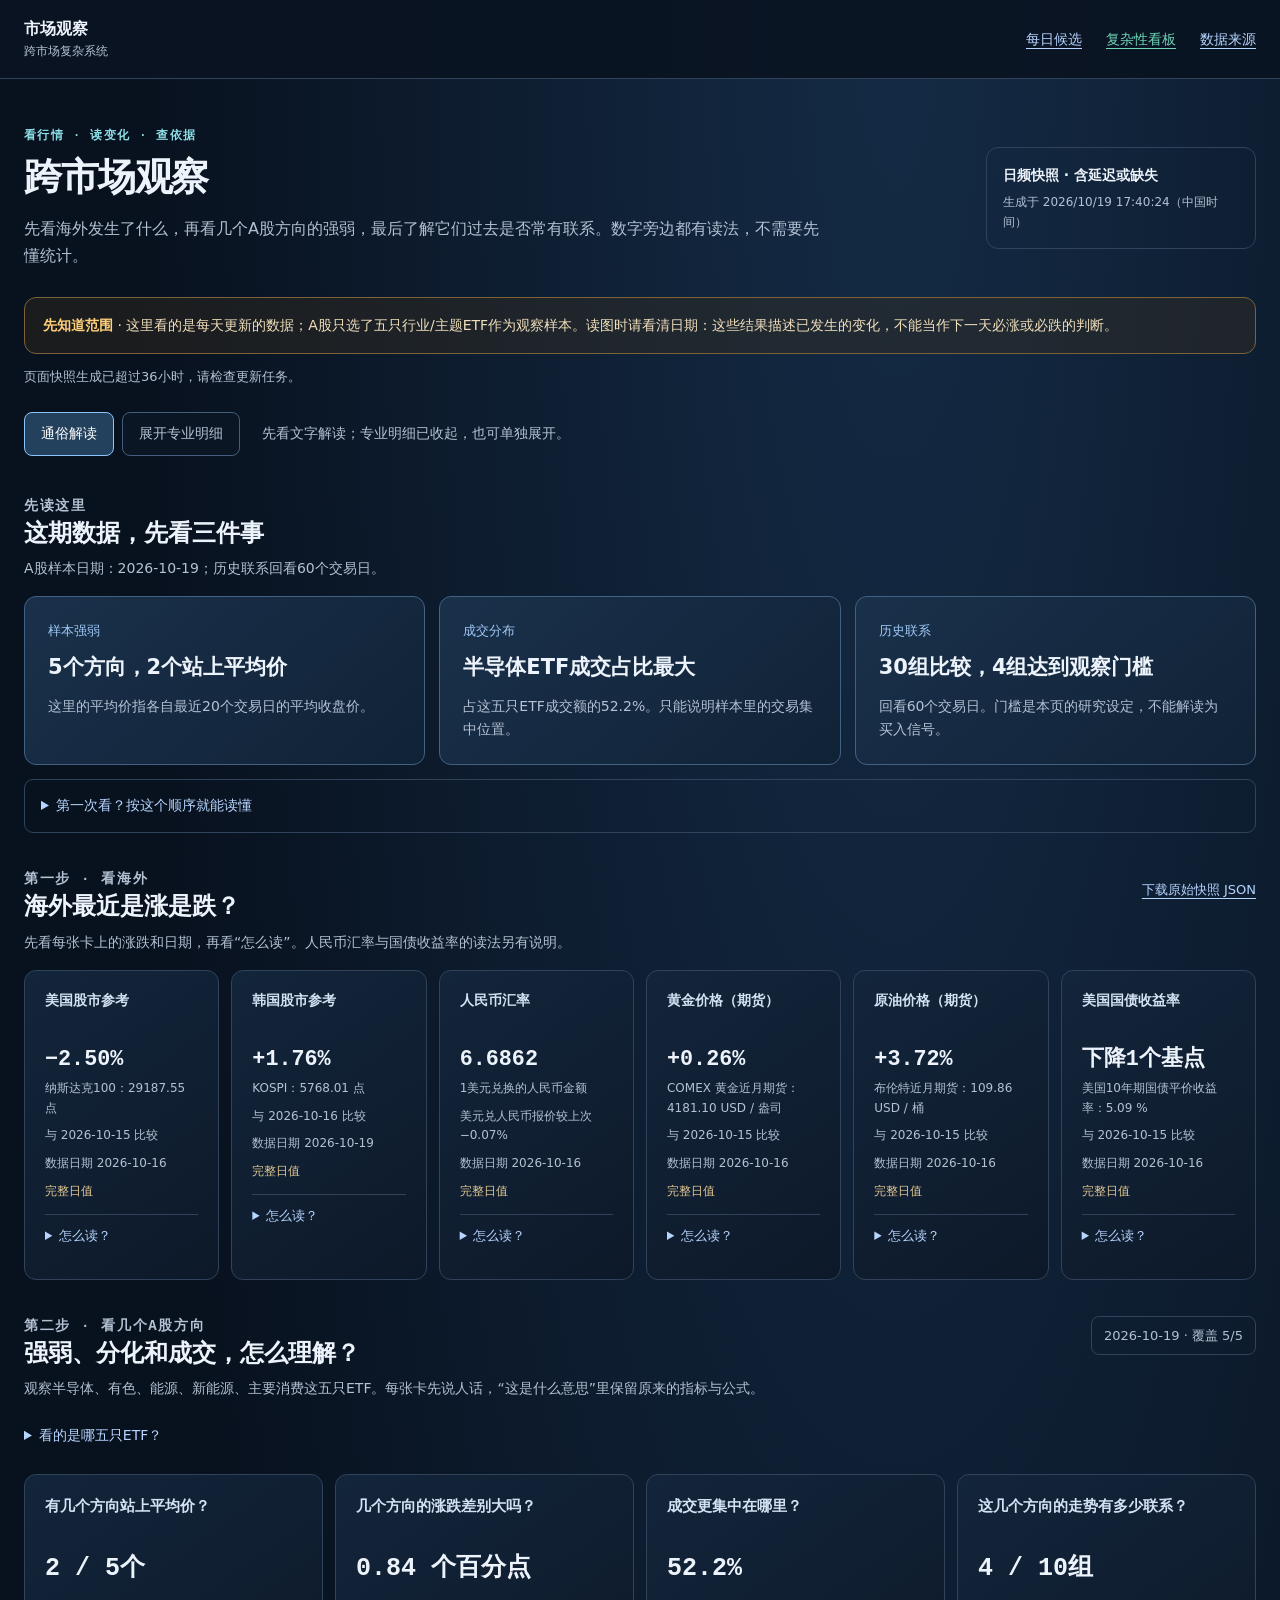
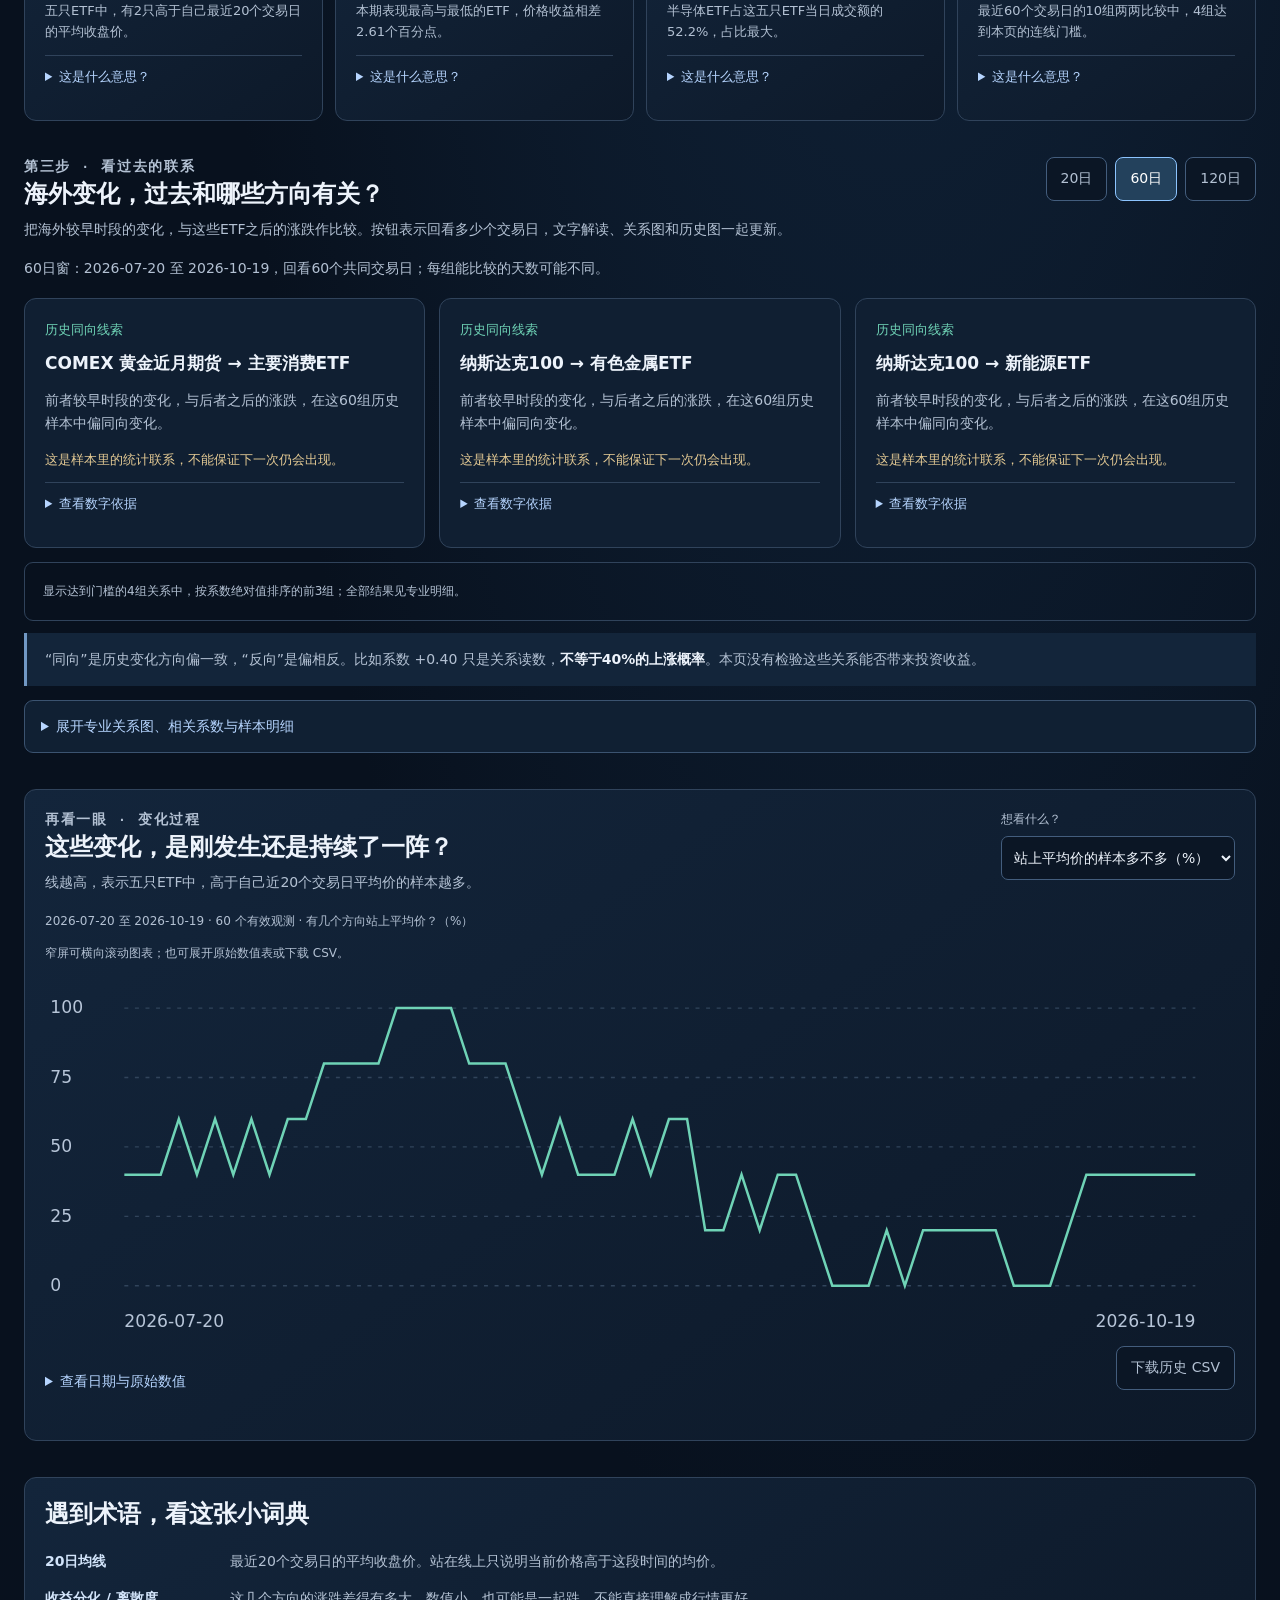
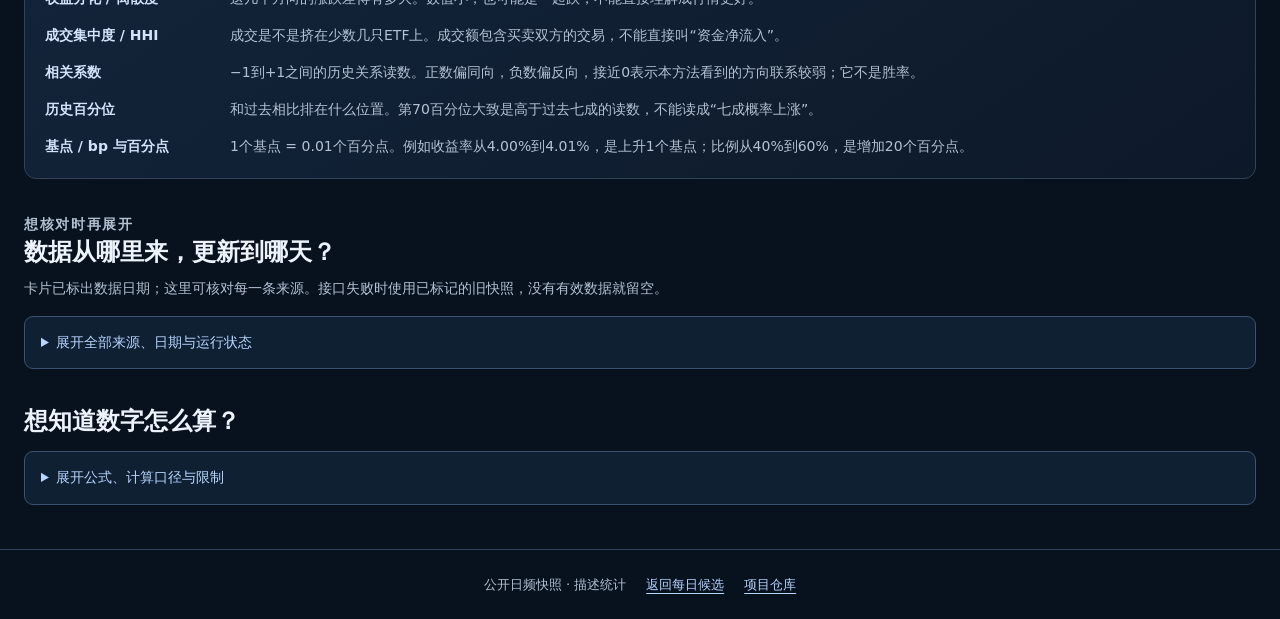
<file: site/complexity.html>
<!doctype html>
<html lang="zh-CN">
<head>
  <meta charset="utf-8" />
  <meta name="viewport" content="width=device-width, initial-scale=1" />
  <meta name="color-scheme" content="dark" />
  <meta name="description" content="面向普通股民的跨市场观察：用通俗解读看海外涨跌、五个A股方向的强弱和历史联系，可展开专业数据与来源。" />
  <title>跨市场复杂性观察 · 市场观察</title>
  <link rel="stylesheet" href="./complexity.css" />
  <script src="./complexity-data.js" defer></script>
  <script src="./complexity.js" defer></script>
</head>
<body class="cx-page">
  <a class="cx-skip-link" href="#main-content">跳到主要内容</a>
  <header class="cx-topbar">
    <a class="cx-brand" href="./complexity.html"><strong>市场观察</strong><small>跨市场复杂系统</small></a>
    <nav class="cx-nav" aria-label="页面导航"><a href="./index.html">每日候选</a><a href="./complexity.html" aria-current="page">复杂性看板</a><a href="#sources-title">数据来源</a></nav>
  </header>
  <main id="main-content" class="cx-shell">
    <section class="cx-hero" aria-labelledby="page-title">
      <div><p class="cx-eyebrow">看行情 · 读变化 · 查依据</p><h1 id="page-title">跨市场观察</h1><p class="cx-hero-description">先看海外发生了什么，再看几个A股方向的强弱，最后了解它们过去是否常有联系。数字旁边都有读法，不需要先懂统计。</p></div>
      <div class="cx-build-state"><strong id="cx-build-state">等待数据快照</strong><small id="cx-generated">读取本地快照中</small></div>
    </section>
    <aside class="cx-banner" role="note"><strong>先知道范围</strong> · 这里看的是每天更新的数据；A股只选了五只行业/主题ETF作为观察样本。读图时请看清日期：这些结果描述已发生的变化，不能当作下一天必涨或必跌的判断。</aside>
    <p id="cx-message" class="cx-message" role="status" aria-live="polite">正在读取数据；未生成快照时明确显示缺失。</p>
    <noscript><p class="cx-message">需要启用 JavaScript。也可直接打开 <a href="./complexity-data.json">数据 JSON</a>。</p></noscript>

    <div class="cx-reading-toolbar"><div class="cx-view-control" role="group" aria-label="阅读方式"><button type="button" data-view="plain" aria-pressed="true" disabled>通俗解读</button><button type="button" data-view="expert" aria-pressed="false" disabled>展开专业明细</button></div><p id="cx-reading-hint" role="status" aria-live="polite">默认先看文字解读；需要核对数字时，随时展开明细。</p></div>
    <section class="cx-section" aria-labelledby="overview-title"><div class="cx-section-heading"><div><p class="cx-eyebrow">先读这里</p><h2 id="overview-title">这期数据，先看三件事</h2><p id="cx-overview-date">等待快照日期</p></div></div><div id="cx-overview" class="cx-overview-grid"></div><details class="cx-guide"><summary>第一次看？按这个顺序就能读懂</summary><ol><li><strong>看日期：</strong>海外和A股的交易时间不同，各卡片的日期可能不同。</li><li><strong>看强弱：</strong>站上平均价的样本多不多、几个方向的涨跌差别大不大。</li><li><strong>看联系：</strong>下方只描述过去的关系。选20、60、120个交易日，解读会跟着变化。</li></ol><p>ETF可理解为一篮子证券的交易产品。这里用五只ETF观察五个方向，样本范围见下方，不能概括所有A股。</p></details></section>

    <section class="cx-section" aria-labelledby="pulse-title">
      <div class="cx-section-heading"><div><p class="cx-eyebrow">第一步 · 看海外</p><h2 id="pulse-title">海外最近是涨是跌？</h2><p>先看每张卡上的涨跌和日期，再看“怎么读”。人民币汇率与国债收益率的读法另有说明。</p></div><a href="./complexity-data.json" download>下载原始快照 JSON</a></div>
      <div id="cx-pulses" class="cx-pulse-grid" aria-label="外部市场快照"></div>
    </section>
    <section class="cx-section" aria-labelledby="state-title">
      <div class="cx-section-heading"><div><p class="cx-eyebrow">第二步 · 看几个A股方向</p><h2 id="state-title">强弱、分化和成交，怎么理解？</h2><p>观察半导体、有色、能源、新能源、主要消费这五只ETF。每张卡先说人话，“这是什么意思”里保留原来的指标与公式。</p><details><summary>看的是哪五只ETF？</summary><p>半导体 512480 · 有色 512400 · 能源 159945 · 新能源 516160 · 消费 159928。统一按共同交易日计算，采用未复权价格，除息、跟踪误差与主题重叠都可能影响观察；它们不代表A股全市场。</p></details></div><span id="cx-basket-date" class="cx-mini-label">日期待定</span></div>
      <div id="cx-metrics" class="cx-metric-grid"></div>
    </section>
    <section class="cx-section" aria-labelledby="network-title">
      <div class="cx-section-heading"><div><p class="cx-eyebrow">第三步 · 看过去的联系</p><h2 id="network-title">海外变化，过去和哪些方向有关？</h2><p>把海外较早时段的变化，与这些ETF之后的涨跌作比较。按钮表示回看多少个交易日，文字解读、关系图和历史图一起更新。</p></div><div class="cx-window-control" role="group" aria-label="关联估计与历史展示窗口"><button type="button" data-window="20" aria-pressed="false" disabled>20日</button><button type="button" data-window="60" aria-pressed="true" disabled>60日</button><button type="button" data-window="120" aria-pressed="false" disabled>120日</button></div></div>
      <p id="cx-window-range" class="cx-section-copy" aria-live="polite"></p>
      <div id="cx-link-summary" class="cx-link-summary" aria-live="polite"></div><p class="cx-reading-note">“同向”是历史变化方向偏一致，“反向”是偏相反。比如系数 +0.40 只是关系读数，<strong>不等于40%的上涨概率</strong>。本页没有检验这些关系能否带来投资收益。</p>
      <details data-expert class="cx-expert-block"><summary>展开专业关系图、相关系数与样本明细</summary>
      <div class="cx-network-layout">
        <article class="cx-panel">
          <div class="cx-legend"><span class="cx-key-positive">实线：正相关</span><span class="cx-key-negative">虚线：负相关</span><span>仅画 |ρ| ≥ 0.30；线宽表示 |ρ|</span></div>
          <p class="cx-scroll-hint">窄屏可横向滚动网络与数据表；精确数值见下方表格。</p>
          <div class="cx-network-canvas"><svg id="cx-network" viewBox="0 0 900 440" role="img" aria-labelledby="cx-network-title cx-network-desc"><title id="cx-network-title">外部因素与五只ETF的日期滞后关联</title><desc id="cx-network-desc">完整数值、样本数与区间见后续表格。</desc></svg></div>
          <p class="cx-chart-note">左侧为外部因素，右侧为ETF。连线不表示因果；未剔除共同市场因子，未做多重比较校正。</p>
        </article>
        <aside class="cx-panel" aria-labelledby="readout-title"><h3 id="readout-title">网络观测</h3><dl id="cx-readouts" class="cx-readout-list"></dl><p class="cx-chart-note">密度分母只包含样本足够、两端有波动的有效关系；缺失不当作零相关。区间为 Fisher 近似描述。</p></aside>
      </div>
      <article class="cx-panel cx-heat-full">
        <div class="cx-section-heading"><div><h3>全部关系系数</h3><p>每格显示 Pearson ρ 与有效 n；展开明细查看近似95%区间。缺失显示“—”。</p></div><button id="cx-export-correlations" type="button" class="cx-action" disabled>下载关系 CSV</button></div>
        <div class="cx-table-scroll"><table id="cx-heatmap" class="cx-heatmap"><caption>外部因素与A股代理ETF日期滞后相关系数</caption></table></div>
        <p class="cx-chart-note">+ / − 为方向；|ρ| &lt; 0.10 为中性色。颜色不代表统计显著性。</p>
        <details><summary>查看样本数与近似95%区间</summary><div class="cx-table-scroll"><table id="cx-interval-table"></table></div></details>
      </article>
      </details>
    </section>
    <section class="cx-section" aria-labelledby="timeline-title">
      <article class="cx-panel"><div class="cx-section-heading"><div><p class="cx-eyebrow">再看一眼 · 变化过程</p><h2 id="timeline-title">这些变化，是刚发生还是持续了一阵？</h2><p id="cx-chart-help">切换右侧指标，可以看到不同的读图说明。</p></div><label class="cx-select-label" for="cx-series">想看什么？<select id="cx-series"><option value="breadth">站上平均价的样本多不多（%）</option><option value="dispersion">几个方向的涨跌差别（百分点）</option><option value="hhi">成交是否集中（HHI，0–1）</option><option value="synchrony">历史走势联系的多少（0–1）</option></select></label></div>
        <p id="cx-chart-caption" class="cx-chart-note"></p><p class="cx-scroll-hint">窄屏可横向滚动图表；也可展开原始数值表或下载 CSV。</p><div class="cx-chart-scroll"><svg id="cx-history-chart" viewBox="0 0 900 280" role="img" aria-labelledby="cx-chart-title"><title id="cx-chart-title">篮子指标历史；精确读数见下表</title></svg></div>
        <div class="cx-section-heading"><details class="cx-history-details"><summary>查看日期与原始数值</summary><div class="cx-table-scroll"><table id="cx-history-table"></table></div></details><button id="cx-export-history" type="button" class="cx-action" disabled>下载历史 CSV</button></div>
      </article>
    </section>
    <section class="cx-section" aria-labelledby="glossary-title"><article class="cx-panel cx-glossary"><h2 id="glossary-title">遇到术语，看这张小词典</h2><dl><dt>20日均线</dt><dd>最近20个交易日的平均收盘价。站在线上只说明当前价格高于这段时间的均价。</dd><dt>收益分化 / 离散度</dt><dd>这几个方向的涨跌差得有多大。数值小，也可能是一起跌，不能直接理解成行情更好。</dd><dt>成交集中度 / HHI</dt><dd>成交是不是挤在少数几只ETF上。成交额包含买卖双方的交易，不能直接叫“资金净流入”。</dd><dt>相关系数</dt><dd>−1到+1之间的历史关系读数。正数偏同向，负数偏反向，接近0表示本方法看到的方向联系较弱；它不是胜率。</dd><dt>历史百分位</dt><dd>和过去相比排在什么位置。第70百分位大致是高于过去七成的读数，不能读成“七成概率上涨”。</dd><dt>基点 / bp 与百分点</dt><dd>1个基点 = 0.01个百分点。例如收益率从4.00%到4.01%，是上升1个基点；比例从40%到60%，是增加20个百分点。</dd></dl></article></section>
    <section class="cx-section" aria-labelledby="sources-title"><div class="cx-section-heading"><div><p class="cx-eyebrow">想核对时再展开</p><h2 id="sources-title">数据从哪里来，更新到哪天？</h2><p>卡片已标出数据日期；这里可核对每一条来源。接口失败时使用已标记的旧快照，没有有效数据就留空。</p></div></div><details data-expert class="cx-expert-block"><summary>展开全部来源、日期与运行状态</summary><div class="cx-panel"><div class="cx-table-scroll"><table id="cx-sources"><caption>每个系列的来源记录</caption></table></div><p class="cx-chart-note">腾讯财经与 Yahoo Finance 为公开页面行情端点，未提供本项目的稳定性或再分发授权证明；ECB参考汇率经 Frankfurter 获取，美国国债日值来自财政部。公开可访问不等于已获任意再分发许可，部署范围需遵守各来源条款。</p></div></details></section>
    <section class="cx-section" aria-labelledby="method-title"><h2 id="method-title">想知道数字怎么算？</h2><details data-expert class="cx-expert-block"><summary>展开公式、计算口径与限制</summary><article class="cx-panel cx-method"><dl>
      <dt>价格与变化</dt><dd>ETF统一使用腾讯未复权日线，价格收益 = 今日收盘 / 前一有效收盘 − 1；不包含现金分红再投资，除息可能造成价格缺口。成交额由万元换算为元。指数和期货使用源收盘价；10年期收益率采用财政部平价收益率，变化 = 两日差 × 100 bp。</dd>
      <dt>篮子广度</dt><dd>五只ETF中，收盘价严格高于含当日的20个共同交易日收盘均值的数量 / 5。不是上涨股票家数，也不是全市场广度。缺少任一ETF时不计算整篮子状态。</dd>
      <dt>分化与集中</dt><dd>分化为五只ETF日收益的总体标准差（百分点）；HHI = 各ETF成交额份额平方和，五只等额时为0.20。它衡量所选ETF的交易集中，不是全行业资金集中。历史百分位采用此前最多252个有效观测的中秩，少于60个不显示分位。</dd>
      <dt>行业代理同步性</dt><dd>五只ETF两两日收益的60日 Pearson 相关，|ρ| ≥ 0.30 的有效边数 / 有效配对数。最多10对，最小样本20；与跨市场网络密度分别计算。</dd>
      <dt>跨市场日期对齐</dt><dd>对每个A股日期，取严格早于该日的最新外部日值，再在A股日期网格上计算变化。外部休市不会重复计入同一日收益；超过7天的旧值不配对。该规则只做日期滞后，接口未提供逐历史发布时间，不能视为无前视偏差的点时回测。</dd>
      <dt>网络、区间与样本</dt><dd>窗口为最近20/60/120个共同ETF交易日，相关使用其中可配对的有效样本，少于20或零方差时留空。网络与热力表使用同一份有符号系数；最强关系按 |ρ| 排序。95%区间采用 Fisher 变换近似，未校正时间相关与多重比较。</dd>
      <dt>标的范围</dt><dd>USD/CNY是每日参考汇率，不是USD/CNH；GC=F与BZ=F为供应商近月期货序列，存在换月影响，不是黄金或原油现货。ETF是行业/主题代理，可能重叠，不等同于行业指数。</dd>
      <dt>完整日截断</dt><dd>A股当日值在中国时间15:30后纳入；纳指与韩国指数在源时区收盘缓冲后纳入。期货等到源时区跨日，ECB和国债取前日及更早的源日期，可能比供应商当前最新值更旧。</dd>
    </dl></article></details></section>
  </main>
  <footer class="cx-footer"><span>公开日频快照 · 描述统计</span><a href="./index.html">返回每日候选</a><a href="https://github.com/Alex-Wang-88/stock-recommendation" target="_blank" rel="noreferrer">项目仓库</a></footer>
</body>
</html>
</file>
<file: site/complexity.css>
:root { color-scheme:dark; --bg:#08111e; --surface:#101e30; --ink:#edf3fb; --muted:#b3c1d3; --line:#30435b; --mint:#6fd3b6; --orange:#ffb076; }
* { box-sizing:border-box; }
body { margin:0; min-width:320px; background:radial-gradient(ellipse at 70% 0,#142b45,transparent 48rem),var(--bg); color:var(--ink); font:16px/1.65 "Segoe UI","Microsoft YaHei",system-ui,sans-serif; }
a { color:#b6d5ff; text-underline-offset:4px; }
a:hover { color:white; }
button,select { font:inherit; }
:focus-visible { outline:3px solid #ffd079; outline-offset:4px; }
h1,h2,h3,p { margin-top:0; }
h1 { font-size:clamp(30px,3vw,44px); letter-spacing:-.03em; line-height:1.2; margin-bottom:16px; }
h2 { font-size:24px; line-height:1.35; margin-bottom:8px; }
h3 { font-size:17px; line-height:1.4; margin-bottom:12px; }
.cx-topbar { display:flex; align-items:center; justify-content:space-between; gap:20px; padding:16px max(24px,calc((100vw - 1380px)/2)); border-bottom:1px solid var(--line); background:#091321e8; }
.cx-brand { text-decoration:none; display:grid; color:var(--ink); }
.cx-brand small { font-size:12px; color:var(--muted); }
.cx-nav { display:flex; gap:24px; flex-wrap:wrap; }
.cx-nav a { padding:8px 0; font-size:14px; }
.cx-nav [aria-current] { color:var(--mint); }
.cx-shell { width:min(1380px,calc(100% - 48px)); margin:auto; }
.cx-skip-link { position:absolute; top:8px; left:8px; z-index:10; padding:12px; background:var(--surface); transform:translateY(-160%); }
.cx-skip-link:focus { transform:translateY(0); }
.cx-hero { display:flex; align-items:center; justify-content:space-between; gap:28px; padding:48px 0 28px; }
.cx-eyebrow { color:#8bdce5; font:600 12px/1.5 ui-monospace,Consolas,monospace; letter-spacing:.12em; margin-bottom:9px; }
.cx-hero-description { max-width:800px; margin-bottom:0; color:var(--muted); }
.cx-build-state { flex:0 0 270px; display:grid; gap:6px; padding:16px; border:1px solid var(--line); border-radius:12px; }
.cx-build-state strong { font-size:14px; }
.cx-build-state small { color:var(--muted); font-size:12px; }
.cx-banner { padding:16px 18px; border:1px solid #7b6238; border-radius:12px; background:#382d1e66; color:#f1dfbc; font-size:14px; }
.cx-banner strong { color:#ffd079; }
.cx-message { font-size:13px; color:var(--muted); margin:12px 0 0; overflow-wrap:anywhere; }
.cx-section { padding-top:36px; }
.cx-section-heading { display:flex; align-items:flex-start; justify-content:space-between; gap:20px; margin-bottom:16px; min-width:0; }
.cx-section-heading > div:first-child { min-width:0; }
.cx-section-heading p,.cx-section-copy { color:var(--muted); font-size:14px; margin-bottom:0; }
.cx-section-heading > a { flex-shrink:0; font-size:13px; padding:10px 0; }
.cx-pulse-grid { display:grid; grid-template-columns:repeat(6,minmax(0,1fr)); gap:12px; }
.cx-pulse-card,.cx-metric-card,.cx-panel { border:1px solid var(--line); border-radius:12px; background:linear-gradient(145deg,#13253b,#0d1929); min-width:0; padding:20px; }
.cx-pulse-heading { min-height:44px; font-size:14px; color:#d3e2f3; }
.cx-pulse-value { display:block; font:650 clamp(19px,1.7vw,27px)/1.2 ui-monospace,Consolas,monospace; font-variant-numeric:tabular-nums; overflow-wrap:anywhere; }
.cx-card-unit { display:block; color:var(--muted); font-size:12px; margin-top:6px; }
.cx-card-change,.cx-card-date,.cx-card-state { margin:8px 0 0; font-size:12px; color:var(--muted); }
.cx-card-state { color:#e4ca94; }
.cx-mini-label { padding:8px 12px; border:1px solid var(--line); border-radius:8px; font-size:13px; color:var(--muted); flex-shrink:0; }
.cx-metric-grid { display:grid; grid-template-columns:repeat(4,minmax(0,1fr)); gap:12px; }
.cx-metric-label { color:#d3e2f3; font-size:15px; }
.cx-metric-value { display:block; font:600 25px/1.3 ui-monospace,Consolas,monospace; margin:14px 0; overflow-wrap:anywhere; }
.cx-metric-card p { color:var(--muted); font-size:13px; margin-bottom:8px; }
.cx-metric-card .cx-metric-foot { font-size:12px; margin-bottom:4px; }
.cx-window-control { display:flex; gap:8px; flex-shrink:0; }
.cx-window-control button,.cx-action { min-height:44px; min-width:48px; padding:8px 14px; color:var(--muted); background:#0b1625; border:1px solid #435d7d; border-radius:8px; cursor:pointer; font-size:14px; }
.cx-window-control [aria-pressed="true"] { background:#23415c; color:white; border-color:#8cc4ff; }
button:hover:not(:disabled) { background:#26425e; color:white; }
button:disabled { cursor:wait; opacity:.5; }
.cx-action { white-space:nowrap; }
.cx-network-layout { display:grid; grid-template-columns:minmax(0,2fr) minmax(260px,1fr); gap:14px; margin-top:14px; }
.cx-legend { display:flex; flex-wrap:wrap; gap:16px; color:var(--muted); font-size:12px; }
.cx-key-positive { color:var(--mint); }
.cx-key-negative { color:var(--orange); }
.cx-scroll-hint,.cx-chart-note { color:var(--muted); font-size:12px; line-height:1.7; margin:12px 0; }
.cx-network-canvas { overflow-x:auto; background:#091625; border:1px solid var(--line); border-radius:8px; }
#cx-network { display:block; width:100%; min-width:900px; height:auto; }
.cx-edge-positive { stroke:var(--mint); }
.cx-edge-negative { stroke:var(--orange); stroke-dasharray:6 5; }
.cx-network-lines { opacity:.8; }
.cx-node-external rect { fill:#142e40; stroke:#4c7c92; }
.cx-node-sector rect { fill:#1b304c; stroke:#50759b; }
.cx-network-node text { fill:#edf3fb; font:14px "Microsoft YaHei",sans-serif; }
.cx-readout-list { margin:0; }
.cx-readout-list dt { color:var(--muted); font-size:13px; margin-top:14px; }
.cx-readout-list dd { margin:3px 0 0; font-size:18px; font-variant-numeric:tabular-nums; overflow-wrap:anywhere; }
.cx-heat-full { margin-top:16px; }
.cx-table-scroll,.cx-chart-scroll { overflow-x:auto; max-width:100%; }
table { width:100%; min-width:760px; border-collapse:collapse; font-size:13px; font-variant-numeric:tabular-nums; }
caption { text-align:left; padding:10px 8px; color:var(--muted); font-size:12px; }
th,td { padding:12px 10px; border-bottom:1px solid var(--line); text-align:left; vertical-align:top; }
thead th { color:var(--muted); font-weight:600; }
.cx-heatmap { border-collapse:separate; border-spacing:5px; }
.cx-heatmap th,.cx-heatmap td { border:0; }
.cx-heatmap td { text-align:center; border-radius:6px; }
.cx-heatmap strong { display:block; font-size:17px; }
.cx-heatmap small { display:block; font-size:12px; font-weight:400; }
.cx-heat-positive { background:#1a493e; color:#b1f2db; }
.cx-heat-negative { background:#583b2a; color:#ffd1ae; }
.cx-heat-neutral { background:#293649; color:#c9d5e3; }
details { margin-top:14px; min-width:0; }
summary { cursor:pointer; color:#b6d5ff; padding:10px 0; min-height:44px; font-size:14px; }
.cx-history-details { flex:1; }
.cx-select-label { display:grid; gap:6px; color:var(--muted); font-size:12px; max-width:100%; }
select { min-height:44px; max-width:100%; background:#0b1625; color:var(--ink); border:1px solid #435d7d; border-radius:7px; padding:8px; font-size:14px; }
#cx-history-chart { display:block; width:100%; min-width:900px; height:auto; }
.cx-method dl { margin-bottom:0; }
.cx-method dt { color:var(--ink); font-size:15px; font-weight:650; margin:18px 0 5px; }
.cx-method dd { margin:0; color:var(--muted); font-size:14px; }
.cx-footer { display:flex; flex-wrap:wrap; justify-content:center; gap:20px; margin-top:44px; padding:24px; color:var(--muted); border-top:1px solid var(--line); font-size:13px; }
.cx-reading-toolbar { display:flex; flex-wrap:wrap; align-items:center; gap:12px 22px; margin-top:24px; padding-bottom:4px; }
.cx-reading-toolbar p { margin:0; color:var(--muted); font-size:14px; }
.cx-view-control { display:flex; flex-wrap:wrap; gap:8px; }
.cx-view-control button { min-height:44px; padding:9px 16px; border:1px solid #435d7d; border-radius:8px; background:#0b1625; color:var(--muted); cursor:pointer; font-size:14px; }
.cx-view-control [aria-pressed="true"] { color:white; border-color:#8cc4ff; background:#23415c; }
.cx-overview-grid { display:grid; grid-template-columns:repeat(3,minmax(0,1fr)); gap:14px; }
.cx-overview-card { min-width:0; padding:23px; border:1px solid #426284; border-radius:12px; background:linear-gradient(140deg,#1a314b,#102236); }
.cx-overview-card h3 { font-size:21px; line-height:1.5; text-wrap:balance; }
.cx-overview-card p { font-size:14px; color:var(--muted); margin-bottom:0; }
.cx-overview-card .cx-overview-label { color:#9fc8f6; font-size:13px; margin-bottom:10px; }
.cx-guide { padding:4px 16px; border:1px solid var(--line); border-radius:9px; }
.cx-guide li { margin-bottom:10px; color:var(--muted); font-size:14px; }
.cx-guide p { font-size:14px; color:var(--muted); }
.cx-explanation { margin-top:12px; border-top:1px solid #30435b; }
.cx-explanation summary { font-size:13px; }
.cx-explanation p { font-size:13px; color:var(--muted); margin:4px 0 10px; line-height:1.8; }
.cx-metric-card .cx-metric-label { min-height:44px; line-height:1.5; }
.cx-metric-card .cx-metric-value { font-size:clamp(19px,2vw,25px); }
.cx-link-summary { display:grid; grid-template-columns:repeat(3,minmax(0,1fr)); gap:14px; margin:18px 0 12px; }
.cx-link-summary > p { grid-column:1/-1; margin:0; padding:18px; border:1px solid var(--line); border-radius:9px; color:var(--muted); }
.cx-link-card { min-width:0; padding:20px; border:1px solid var(--line); border-radius:12px; background:#101f32; }
.cx-link-card > span { display:block; font-size:13px; margin-bottom:9px; }
.cx-link-card h3 { font-size:17px; line-height:1.6; }
.cx-link-card p { font-size:14px; color:var(--muted); }
.cx-link-card .cx-reading-caution { font-size:13px; color:#e4ca94; margin-bottom:0; }
.cx-reading-note { padding:15px 18px; border-left:3px solid #7198c4; background:#13253a; color:var(--muted); font-size:14px; }
.cx-reading-note strong { color:var(--ink); }
.cx-expert-block > summary { padding:14px 16px; border:1px solid #3b5370; border-radius:9px; background:#102033; }
.cx-expert-block[open] > summary { margin-bottom:14px; }
.cx-glossary dl { display:grid; grid-template-columns:165px minmax(0,1fr); column-gap:20px; row-gap:14px; margin:20px 0 0; }
.cx-glossary dt { color:#d2e4fa; font-size:14px; font-weight:650; }
.cx-glossary dd { margin:0; color:var(--muted); font-size:14px; }
@media(max-width:1150px) { .cx-pulse-grid { grid-template-columns:repeat(3,minmax(0,1fr)); } .cx-network-layout { grid-template-columns:minmax(0,1fr); } }
@media(max-width:760px) { .cx-shell { width:calc(100% - 28px); } .cx-topbar { flex-wrap:wrap; padding:14px; } .cx-nav { gap:18px; } .cx-hero { flex-direction:column; align-items:stretch; padding-top:30px; } .cx-build-state { flex-basis:auto; } .cx-section-heading { flex-wrap:wrap; } .cx-metric-grid { grid-template-columns:repeat(2,minmax(0,1fr)); } .cx-panel,.cx-metric-card,.cx-pulse-card { padding:15px; } .cx-pulse-grid { grid-template-columns:repeat(2,minmax(0,1fr)); } h2 { font-size:21px; } .cx-metric-value { font-size:22px; } }
@media(prefers-reduced-motion:reduce) { * { scroll-behavior:auto !important; } }
@media(max-width:900px) { .cx-overview-grid,.cx-link-summary { grid-template-columns:minmax(0,1fr); } }
@media(max-width:520px) { .cx-glossary dl { grid-template-columns:minmax(0,1fr); gap:6px; } .cx-glossary dd { margin-bottom:14px; } .cx-overview-card { padding:18px; } .cx-overview-card h3 { font-size:19px; } }
</file>
